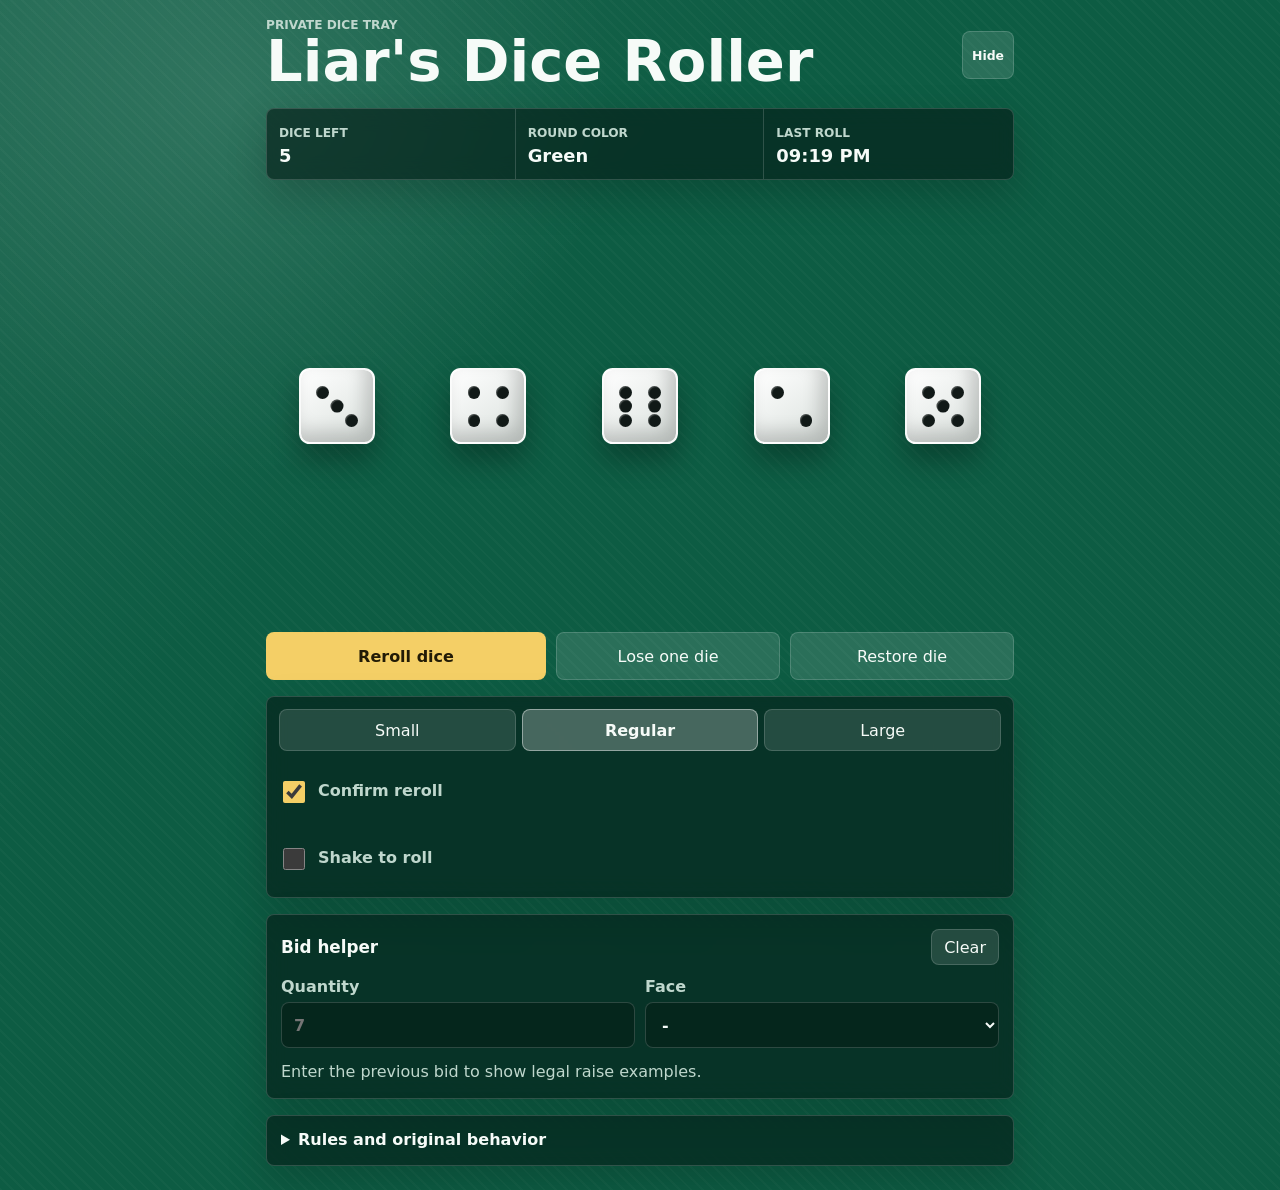
<file: index.html>
<!doctype html>
<html lang="en">
  <head>
    <meta charset="utf-8">
    <meta name="viewport" content="width=device-width, initial-scale=1, viewport-fit=cover">
    <meta name="theme-color" content="#0d3f35">
    <title>Liar's Dice Roller</title>
    <style>
:root {
  color-scheme: dark;
  --felt: #0d5c43;
  --felt-dark: #08372d;
  --felt-light: #1f8669;
  --ink: #f6fbf8;
  --muted: #bfd7cd;
  --line: rgba(255, 255, 255, 0.16);
  --panel: rgba(4, 26, 22, 0.62);
  --button: rgba(255, 255, 255, 0.12);
  --accent: #f4cf66;
  --danger: #e76f51;
  --die-size: 76px;
  font-family: Inter, ui-sans-serif, system-ui, -apple-system, BlinkMacSystemFont, "Segoe UI", sans-serif;
}

* {
  box-sizing: border-box;
}

body {
  min-height: 100vh;
  margin: 0;
  color: var(--ink);
  background:
    radial-gradient(circle at 18% 8%, rgba(255, 255, 255, 0.10), transparent 24rem),
    linear-gradient(135deg, rgba(255, 255, 255, 0.08), transparent 34%),
    repeating-linear-gradient(45deg, rgba(255, 255, 255, 0.025) 0 2px, transparent 2px 8px),
    var(--felt);
}

body.color-green { --felt: #0d5c43; --felt-dark: #08372d; --felt-light: #1f8669; }
body.color-red { --felt: #74343b; --felt-dark: #3e1b22; --felt-light: #a95258; }
body.color-blue { --felt: #225c7a; --felt-dark: #123449; --felt-light: #3c86a7; }
body.color-purple { --felt: #5a4279; --felt-dark: #2f2446; --felt-light: #8165a6; }
body.color-gold { --felt: #766225; --felt-dark: #3f3515; --felt-light: #a98e3a; }
body.color-slate { --felt: #3f5960; --felt-dark: #213136; --felt-light: #66848b; }

button,
input,
select {
  font: inherit;
}

button {
  min-height: 48px;
  border: 1px solid var(--line);
  border-radius: 8px;
  color: var(--ink);
  background: var(--button);
  touch-action: manipulation;
}

button:active {
  transform: translateY(1px);
}

.primary {
  border-color: rgba(244, 207, 102, 0.6);
  color: #221b06;
  background: var(--accent);
  font-weight: 800;
}

.app {
  width: min(100%, 780px);
  min-height: 100vh;
  margin: 0 auto;
  padding: max(18px, env(safe-area-inset-top)) max(16px, env(safe-area-inset-right)) max(24px, env(safe-area-inset-bottom)) max(16px, env(safe-area-inset-left));
  display: flex;
  flex-direction: column;
  gap: 16px;
}

.topbar,
.section-heading {
  display: flex;
  align-items: center;
  justify-content: space-between;
  gap: 12px;
}

.eyebrow,
.label {
  margin: 0;
  color: var(--muted);
  font-size: 0.76rem;
  font-weight: 700;
  letter-spacing: 0;
  text-transform: uppercase;
}

h1,
h2 {
  margin: 0;
  line-height: 1.05;
  letter-spacing: 0;
}

h1 {
  font-size: clamp(2rem, 9vw, 3.6rem);
}

h2 {
  font-size: 1.05rem;
}

.icon-button {
  width: 52px;
  flex: 0 0 52px;
  font-size: 0.78rem;
  font-weight: 900;
}

.empty {
  color: var(--muted);
  font-size: 1.35rem;
  font-weight: 800;
}

.status-panel,
.settings,
.quick-bid,
.rules {
  border: 1px solid var(--line);
  border-radius: 8px;
  background: var(--panel);
  backdrop-filter: blur(10px);
  box-shadow: 0 16px 40px rgba(0, 0, 0, 0.18);
}

.status-panel {
  display: grid;
  grid-template-columns: repeat(3, minmax(0, 1fr));
  overflow: hidden;
}

.status-panel > div {
  min-width: 0;
  padding: 13px 12px;
  border-right: 1px solid var(--line);
}

.status-panel > div:last-child {
  border-right: 0;
}

.status-panel strong {
  display: block;
  margin-top: 4px;
  font-size: 1.12rem;
  overflow: hidden;
  text-overflow: ellipsis;
  white-space: nowrap;
}

.tray {
  min-height: min(48vh, 420px);
  display: grid;
  grid-template-columns: repeat(auto-fit, minmax(var(--die-size), 1fr));
  align-content: center;
  justify-items: center;
  gap: 14px;
  padding: 18px 2px;
}

.die {
  position: relative;
  width: var(--die-size);
  aspect-ratio: 1;
  border: 2px solid rgba(255, 255, 255, 0.78);
  border-radius: 14%;
  background: linear-gradient(145deg, #ffffff, #d9e0dc);
  box-shadow: inset -8px -10px 18px rgba(0, 0, 0, 0.18), 0 16px 28px rgba(0, 0, 0, 0.28);
}

.pip {
  position: absolute;
  width: 18%;
  aspect-ratio: 1;
  border-radius: 50%;
  background: #111917;
  box-shadow: inset 1px 1px 1px rgba(255, 255, 255, 0.25);
}

.die[data-face="1"] .pip {
  background: #c7302f;
}

.p1 { left: 21%; top: 21%; }
.p2 { left: 50%; top: 21%; transform: translateX(-50%); }
.p3 { right: 21%; top: 21%; }
.p4 { left: 21%; top: 50%; transform: translateY(-50%); }
.p5 { left: 50%; top: 50%; transform: translate(-50%, -50%); }
.p6 { right: 21%; top: 50%; transform: translateY(-50%); }
.p7 { left: 21%; bottom: 21%; }
.p8 { left: 50%; bottom: 21%; transform: translateX(-50%); }
.p9 { right: 21%; bottom: 21%; }

.actions {
  display: grid;
  grid-template-columns: 1.25fr 1fr 1fr;
  gap: 10px;
}

.settings {
  display: grid;
  gap: 12px;
  padding: 12px;
}

.segmented {
  display: grid;
  grid-template-columns: repeat(3, 1fr);
  gap: 6px;
}

.segmented button {
  min-height: 42px;
}

.segmented .active {
  background: rgba(255, 255, 255, 0.26);
  border-color: rgba(255, 255, 255, 0.42);
  font-weight: 800;
}

.switch {
  display: flex;
  align-items: center;
  gap: 10px;
  color: var(--muted);
  min-height: 36px;
}

.switch input {
  width: 22px;
  height: 22px;
  accent-color: var(--accent);
}

.quick-bid {
  padding: 14px;
}

.text-button {
  min-height: 36px;
  padding: 0 12px;
}

.bid-grid {
  display: grid;
  grid-template-columns: 1fr 1fr;
  gap: 10px;
  margin-top: 12px;
}

label {
  color: var(--muted);
  font-weight: 700;
}

input,
select {
  width: 100%;
  min-height: 46px;
  margin-top: 6px;
  border: 1px solid var(--line);
  border-radius: 8px;
  color: var(--ink);
  background: rgba(0, 0, 0, 0.25);
  padding: 0 12px;
}

select option {
  color: #111917;
}

.quick-bid p,
.rules p,
dialog p {
  color: var(--muted);
  line-height: 1.48;
}

.quick-bid p {
  margin: 12px 0 0;
}

.rules {
  padding: 0 14px 12px;
}

summary {
  cursor: pointer;
  padding: 14px 0 4px;
  font-weight: 800;
}

.privacy-cover {
  position: fixed;
  inset: 0;
  display: grid;
  place-items: center;
  z-index: 10;
  padding: 24px;
  background:
    repeating-linear-gradient(45deg, rgba(255, 255, 255, 0.03) 0 2px, transparent 2px 9px),
    var(--felt-dark);
}

.privacy-cover[hidden] {
  display: none;
}

.privacy-cover button {
  width: min(100%, 360px);
  min-height: 72px;
  color: #171406;
  background: var(--accent);
  border: 0;
  font-weight: 900;
  font-size: 1.35rem;
}

dialog {
  width: min(calc(100% - 32px), 420px);
  border: 1px solid var(--line);
  border-radius: 8px;
  color: var(--ink);
  background: #102620;
  box-shadow: 0 24px 80px rgba(0, 0, 0, 0.48);
}

dialog::backdrop {
  background: rgba(0, 0, 0, 0.62);
}

.dialog-actions {
  display: grid;
  grid-template-columns: 1fr 1fr;
  gap: 10px;
  margin-top: 18px;
}

.sr-only {
  position: absolute;
  width: 1px;
  height: 1px;
  padding: 0;
  margin: -1px;
  overflow: hidden;
  clip: rect(0, 0, 0, 0);
  white-space: nowrap;
  border: 0;
}

@media (max-width: 520px) {
  .app {
    gap: 12px;
  }

  .status-panel {
    grid-template-columns: 1fr 1fr;
  }

  .status-panel > div:nth-child(2) {
    border-right: 0;
  }

  .status-panel > div:last-child {
    grid-column: 1 / -1;
    border-top: 1px solid var(--line);
  }

  .actions {
    grid-template-columns: 1fr 1fr;
  }

  .actions .primary {
    grid-column: 1 / -1;
  }
}

@media (max-width: 370px) {
  :root {
    --die-size: 62px;
  }

  .bid-grid,
  .segmented {
    grid-template-columns: 1fr;
  }
}

    </style>
  </head>
  <body>
    <main class="app" aria-live="polite">
      <header class="topbar">
        <div>
          <p class="eyebrow">Private dice tray</p>
          <h1>Liar's Dice Roller</h1>
        </div>
        <button class="icon-button" id="privacyToggle" type="button" aria-pressed="false" title="Hide dice">
          <span aria-hidden="true">Hide</span>
          <span class="sr-only">Hide dice</span>
        </button>
      </header>

      <section class="status-panel" aria-label="Current hand">
        <div>
          <span class="label">Dice left</span>
          <strong id="diceCount">5</strong>
        </div>
        <div>
          <span class="label">Round color</span>
          <strong id="tableColorName">Green</strong>
        </div>
        <div>
          <span class="label">Last roll</span>
          <strong id="lastRollTime">New game</strong>
        </div>
      </section>

      <section class="tray" id="tray" aria-label="Rolled dice"></section>

      <section class="actions" aria-label="Dice controls">
        <button class="primary" id="rerollButton" type="button">Reroll dice</button>
        <button id="loseButton" type="button">Lose one die</button>
        <button id="gainButton" type="button">Restore die</button>
      </section>

      <section class="settings" aria-label="Display settings">
        <div class="segmented" role="group" aria-label="Die display size">
          <button type="button" data-size="small">Small</button>
          <button type="button" data-size="regular" class="active">Regular</button>
          <button type="button" data-size="large">Large</button>
        </div>
        <label class="switch">
          <input id="confirmReroll" type="checkbox" checked>
          <span>Confirm reroll</span>
        </label>
        <label class="switch">
          <input id="shakeToRoll" type="checkbox">
          <span>Shake to roll</span>
        </label>
      </section>

      <section class="quick-bid" aria-label="Bid helper">
        <div class="section-heading">
          <h2>Bid helper</h2>
          <button class="text-button" id="clearBid" type="button">Clear</button>
        </div>
        <div class="bid-grid">
          <label>
            Quantity
            <input id="bidQuantity" type="text" inputmode="numeric" pattern="[0-9]*" maxlength="2" placeholder="7" autocomplete="off">
          </label>
          <label>
            Face
            <select id="bidFace">
              <option value="">-</option>
              <option value="1">1s</option>
              <option value="2">2s</option>
              <option value="3">3s</option>
              <option value="4">4s</option>
              <option value="5">5s</option>
              <option value="6">6s</option>
            </select>
          </label>
        </div>
        <p id="bidHint">Enter the previous bid to show legal raise examples.</p>
      </section>

      <details class="rules">
        <summary>Rules and original behavior</summary>
        <p>Each player privately opens this page on their phone, rolls their own dice, and keeps the screen hidden.</p>
        <p>The first player announces a bid: a minimum quantity of one face across all players, such as "seven 3s". Ones are wild and count as the predicted number.</p>
        <p>On your turn, raise the bid or challenge it. A raise is either a higher quantity of the same face, or any quantity of a higher face. On a challenge, everyone reveals their screens. If at least the bid quantity exists, counting wild ones, the bidder wins; otherwise the challenger wins.</p>
        <p>The loser loses one die and opens the next round. At zero dice, that player is out.</p>
        <p>Variant: after a non-one bid, you may bid 1s only by halving the quantity before increasing it. After a 1s bid, return to another face only by doubling the quantity before increasing it.</p>
      </details>
    </main>

    <div class="privacy-cover" id="privacyCover" hidden>
      <button id="revealButton" type="button">Hold to reveal</button>
    </div>

    <dialog id="rerollDialog">
      <form method="dialog">
        <h2>Reroll this hand?</h2>
        <p>This replaces your private dice. Use it only when a new round starts or everyone agrees.</p>
        <div class="dialog-actions">
          <button value="cancel">Cancel</button>
          <button class="primary" value="roll">Reroll</button>
        </div>
      </form>
    </dialog>

    <script>
const stateKey = "liarsDiceRollerState";
const colorKey = "liarsDiceRollerColorIndex";

const tableColors = [
  ["green", "Green"],
  ["red", "Red"],
  ["blue", "Blue"],
  ["purple", "Purple"],
  ["gold", "Gold"],
  ["slate", "Slate"]
];

const pipMap = {
  1: ["p5"],
  2: ["p1", "p9"],
  3: ["p1", "p5", "p9"],
  4: ["p1", "p3", "p7", "p9"],
  5: ["p1", "p3", "p5", "p7", "p9"],
  6: ["p1", "p3", "p4", "p6", "p7", "p9"]
};

const elements = {
  tray: document.querySelector("#tray"),
  diceCount: document.querySelector("#diceCount"),
  tableColorName: document.querySelector("#tableColorName"),
  lastRollTime: document.querySelector("#lastRollTime"),
  rerollButton: document.querySelector("#rerollButton"),
  loseButton: document.querySelector("#loseButton"),
  gainButton: document.querySelector("#gainButton"),
  confirmReroll: document.querySelector("#confirmReroll"),
  shakeToRoll: document.querySelector("#shakeToRoll"),
  privacyToggle: document.querySelector("#privacyToggle"),
  privacyCover: document.querySelector("#privacyCover"),
  revealButton: document.querySelector("#revealButton"),
  rerollDialog: document.querySelector("#rerollDialog"),
  bidQuantity: document.querySelector("#bidQuantity"),
  bidFace: document.querySelector("#bidFace"),
  bidHint: document.querySelector("#bidHint"),
  clearBid: document.querySelector("#clearBid"),
  sizeButtons: [...document.querySelectorAll("[data-size]")]
};

let state = loadState();
let revealTimer = null;
let lastShake = 0;

applyRoundColor();
render();

elements.rerollButton.addEventListener("click", () => {
  if (state.confirmReroll && elements.rerollDialog.showModal) {
    elements.rerollDialog.showModal();
    return;
  }
  rollDice();
});

elements.rerollDialog.addEventListener("close", () => {
  if (elements.rerollDialog.returnValue === "roll") {
    rollDice();
  }
});

elements.loseButton.addEventListener("click", () => {
  if (state.count === 0) return;
  state.count -= 1;
  const removed = state.dice.pop();
  if (removed) state.lostDice.push(removed);
  saveAndRender();
});

elements.gainButton.addEventListener("click", () => {
  if (state.count >= 10) return;
  state.count += 1;
  state.dice.push(state.lostDice.pop() || roll(1)[0]);
  saveAndRender();
});

elements.confirmReroll.addEventListener("change", (event) => {
  state.confirmReroll = event.target.checked;
  saveAndRender();
});

elements.shakeToRoll.addEventListener("change", async (event) => {
  state.shakeToRoll = event.target.checked;
  saveAndRender();
  if (event.target.checked && typeof DeviceMotionEvent !== "undefined" && DeviceMotionEvent.requestPermission) {
    try {
      const result = await DeviceMotionEvent.requestPermission();
      if (result !== "granted") {
        state.shakeToRoll = false;
        saveAndRender();
      }
    } catch {
      state.shakeToRoll = false;
      saveAndRender();
    }
  }
});

window.addEventListener("devicemotion", (event) => {
  if (!state.shakeToRoll) return;
  const acc = event.accelerationIncludingGravity;
  if (!acc) return;
  const strength = Math.abs(acc.x || 0) + Math.abs(acc.y || 0) + Math.abs(acc.z || 0);
  const now = Date.now();
  if (strength > 34 && now - lastShake > 1400) {
    lastShake = now;
    rollDice();
  }
});

elements.sizeButtons.forEach((button) => {
  button.addEventListener("click", () => {
    state.size = button.dataset.size;
    saveAndRender();
  });
});

elements.privacyToggle.addEventListener("click", () => {
  elements.privacyCover.hidden = false;
  elements.privacyToggle.setAttribute("aria-pressed", "true");
});

elements.revealButton.addEventListener("pointerdown", () => {
  revealTimer = window.setTimeout(() => {
    elements.privacyCover.hidden = true;
    elements.privacyToggle.setAttribute("aria-pressed", "false");
  }, 450);
});

["pointerup", "pointercancel", "pointerleave"].forEach((type) => {
  elements.revealButton.addEventListener(type, () => window.clearTimeout(revealTimer));
});

elements.bidQuantity.addEventListener("input", updateBidHint);
elements.bidFace.addEventListener("change", updateBidHint);
elements.clearBid.addEventListener("click", () => {
  elements.bidQuantity.value = "";
  elements.bidFace.value = "";
  updateBidHint();
});

function loadState() {
  const fallback = {
    count: 5,
    dice: roll(5),
    lostDice: [],
    size: "regular",
    confirmReroll: true,
    shakeToRoll: false,
    lastRoll: Date.now()
  };

  try {
    const saved = JSON.parse(localStorage.getItem(stateKey));
    if (!saved || !Array.isArray(saved.dice)) return fallback;
    const savedCount = Number(saved.count);
    const loaded = {
      ...fallback,
      ...saved,
      count: Number.isFinite(savedCount) ? clamp(savedCount, 0, 10) : fallback.count,
      dice: saved.dice.filter(isDieFace).slice(0, 10),
      lostDice: Array.isArray(saved.lostDice) ? saved.lostDice.filter(isDieFace).slice(0, 10) : []
    };
    while (loaded.dice.length < loaded.count) loaded.dice.push(roll(1)[0]);
    loaded.dice = loaded.dice.slice(0, loaded.count);
    return loaded;
  } catch {
    return fallback;
  }
}

function applyRoundColor() {
  const current = Number(sessionStorage.getItem(colorKey) || 0);
  const next = Number.isFinite(current) ? current : 0;
  sessionStorage.setItem(colorKey, String((next + 1) % tableColors.length));
  const [className, colorName] = tableColors[next % tableColors.length];
  document.body.classList.add(`color-${className}`);
  elements.tableColorName.textContent = colorName;
}

function rollDice() {
  state.dice = roll(state.count);
  state.lostDice = [];
  state.lastRoll = Date.now();
  saveAndRender();
  if (navigator.vibrate) navigator.vibrate(35);
}

function roll(count) {
  const values = new Uint32Array(count);
  crypto.getRandomValues(values);
  return [...values].map((value) => (value % 6) + 1);
}

function saveAndRender() {
  localStorage.setItem(stateKey, JSON.stringify(state));
  render();
}

function render() {
  elements.diceCount.textContent = String(state.count);
  elements.lastRollTime.textContent = state.lastRoll ? new Date(state.lastRoll).toLocaleTimeString([], { hour: "2-digit", minute: "2-digit" }) : "New game";
  elements.confirmReroll.checked = state.confirmReroll;
  elements.shakeToRoll.checked = state.shakeToRoll;
  elements.loseButton.disabled = state.count === 0;
  elements.gainButton.disabled = state.count >= 10;
  document.documentElement.style.setProperty("--die-size", sizeToPixels(state.size));

  elements.sizeButtons.forEach((button) => {
    button.classList.toggle("active", button.dataset.size === state.size);
  });

  elements.tray.replaceChildren(...state.dice.map(createDie));
  if (state.dice.length === 0) {
    const empty = document.createElement("p");
    empty.textContent = "No dice left";
    empty.className = "empty";
    elements.tray.append(empty);
  }

  updateBidHint();
}

function createDie(face) {
  const die = document.createElement("div");
  die.className = "die";
  die.dataset.face = String(face);
  die.setAttribute("role", "img");
  die.setAttribute("aria-label", `Die showing ${face}`);

  pipMap[face].forEach((position) => {
    const pip = document.createElement("span");
    pip.className = `pip ${position}`;
    die.append(pip);
  });

  return die;
}

function sizeToPixels(size) {
  if (size === "small") return "56px";
  if (size === "large") return "104px";
  return "76px";
}

function updateBidHint() {
  elements.bidQuantity.value = elements.bidQuantity.value.replace(/\D/g, "").slice(0, 2);
  const quantity = Number(elements.bidQuantity.value);
  const face = Number(elements.bidFace.value);
  if (!quantity || !face) {
    elements.bidHint.textContent = "Enter the previous bid to show legal raise examples.";
    return;
  }

  const sameFace = `${quantity + 1} ${face}s`;
  const higherFace = face < 6 ? `${quantity} ${face + 1}s` : null;
  const variant = face === 1
    ? `${quantity * 2 + 1} 2s or higher`
    : `${Math.floor(quantity / 2) + 1} 1s`;

  const examples = higherFace ? `${sameFace}, ${higherFace}` : sameFace;
  elements.bidHint.textContent = `Normal raises: ${examples}. Variant move: ${variant}.`;
}

function clamp(value, min, max) {
  return Math.min(max, Math.max(min, value));
}

function isDieFace(value) {
  return Number.isInteger(value) && value >= 1 && value <= 6;
}

    </script>
  </body>
</html>
</file>
